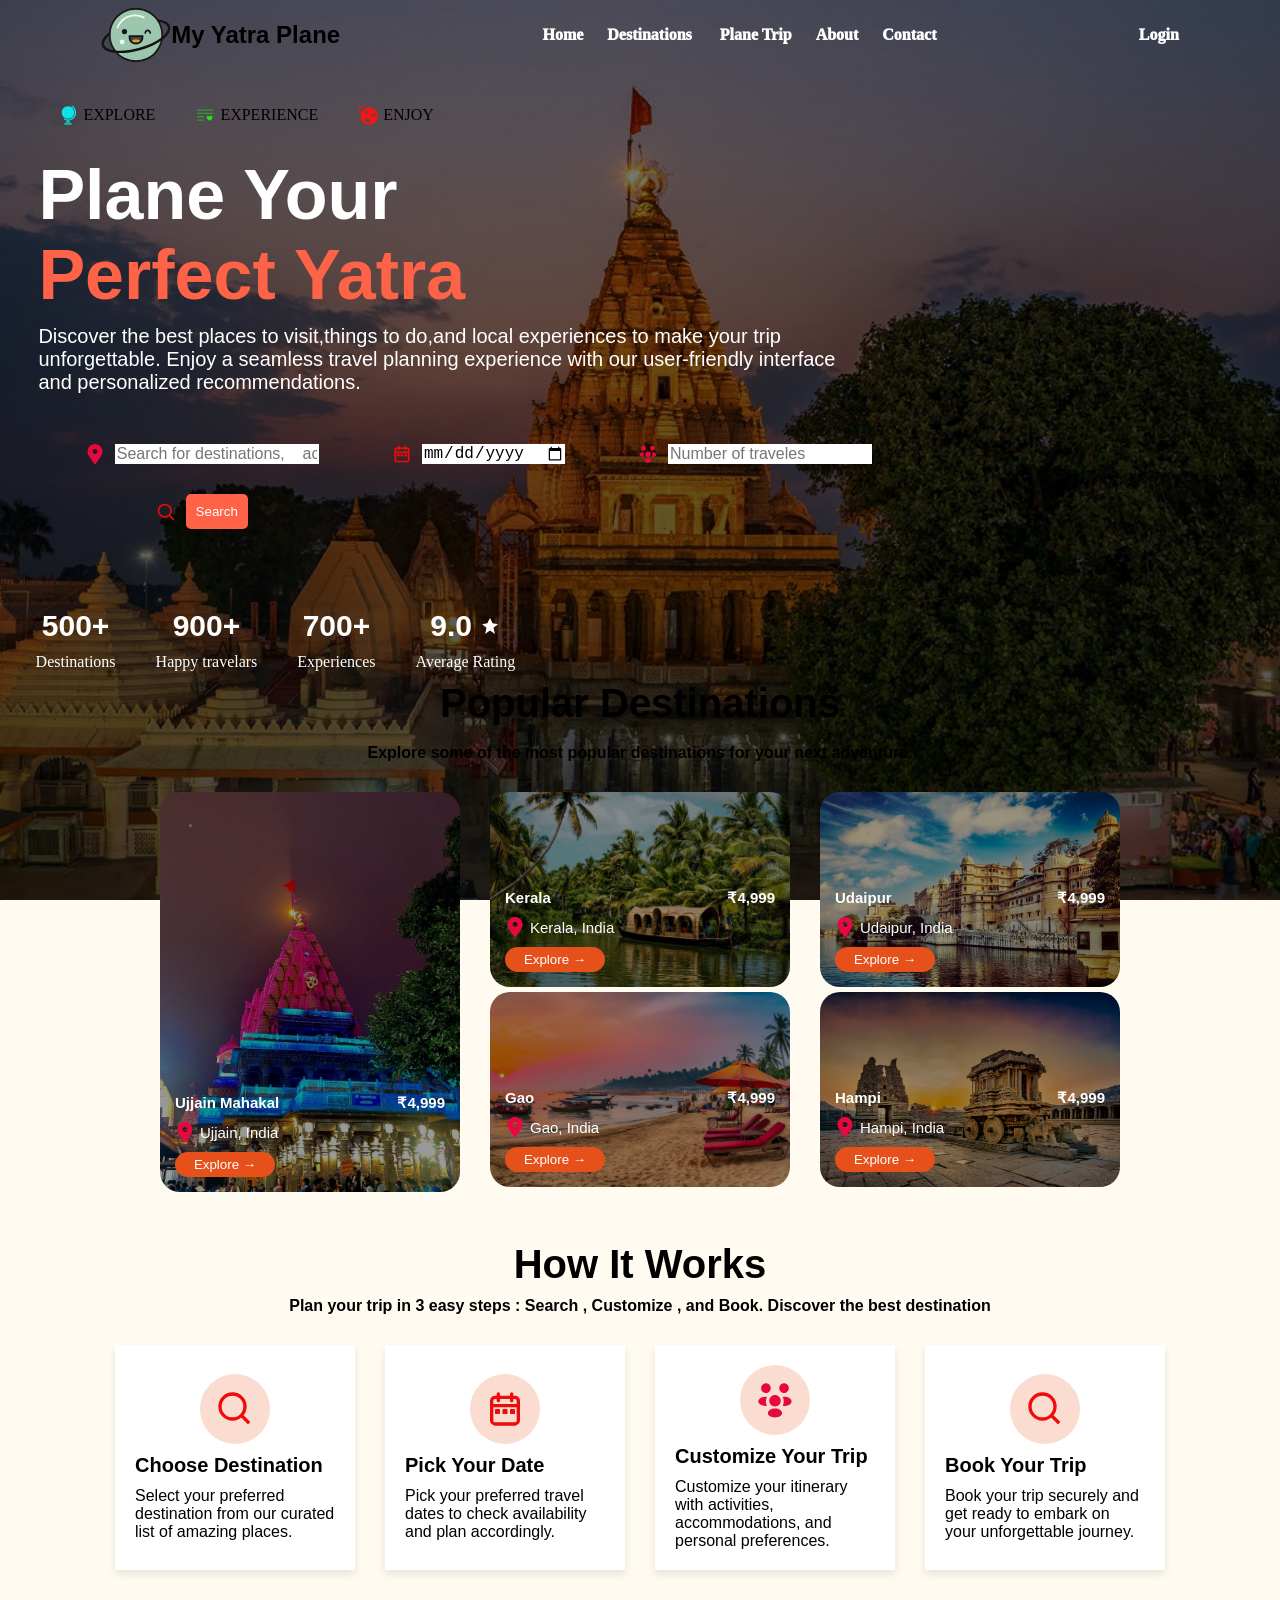
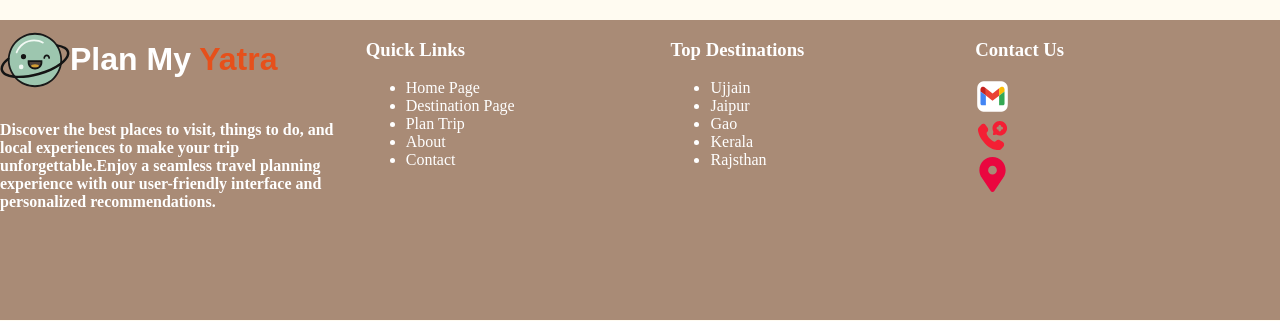
<file: index.html>
<!DOCTYPE html>
<html>

<head>
  <title>Home</title>
  <link rel="stylesheet" href="./css/style.css">
  <link rel="stylesheet" href="./css/home.css">
  <link rel="stylesheet" href="./css/navbar.css">
  <link rel="stylesheet" href="./css/footer.css">
  <link rel="stylesheet" href="./css/destinations.css">

</head>

<body>
  <div class="main-hero-seation">

    <!-- navbaar -->
    <div class="main-container">
      <div class="img-container">
        <img src="./images/main-logo.svg" alt="" class="main-logo-img" height="70px" />
        <h2 class="website-name">My <span>Yatra</span> Plane</h2>
      </div>

      <div cla ss="nav-menu">
        <a href="./index.html" class="menu">Home</a>&nbsp;&nbsp;&nbsp;&nbsp;&nbsp;
        <a href="./pages/destinations.html" class="menu">Destinations</a>&nbsp;&nbsp;
        &nbsp;&nbsp;&nbsp;
        <a href="./pages/plane_trip.html" class="menu">Plane Trip</a>&nbsp;&nbsp;&nbsp;&nbsp;&nbsp;
        <a href="./pages/about.html" class="menu">About</a>&nbsp;&nbsp;&nbsp;&nbsp;&nbsp;
        <a href="./pages/contact.html" class="menu">Contact</a>
      </div>

      <div class="nav-menu">
        <a href="./pages/login.html" class="menu">Login</a>
        
      </div>

    </div>
     <!-- main-content -->
    <div class="main-content">
      <div class="highlighted-main-content">
        <span class="highlighted-text"><img src="./images/explore.svg" height="20px" alt="Explore Icon" />EXPLORE</span>
        <span class="highlighted-text"><img src="./images/experience.svg" height="20px" alt="Experience Icon" />
          EXPERIENCE</span>
        <span class="highlighted-text"><img src="./images/enjoy.svg" height="20px" alt="Enjoy Icon" />
          ENJOY</span>
      </div>

      <div class="sub-content">
        <span class="heading-1">Plane Your </span>
        </br>
        Perfect Yatra
      </div>
    </div>

    <div class="main-info">
      Discover the best places to visit,things to do,and local experiences to make
      your trip unforgettable.
      Enjoy a seamless travel planning experience with our user-friendly interface
      and personalized recommendations.
    </div>

    <div class="destination-container">

      <div class="destination-container-items">
        <img src="./images/location.svg" height="20px" alt="location" />
        <input class="destination-input" type="text" placeholder="Search for destinations,
    activities,or experience" />
      </div>

      <div class="destination-container-items">
        <img src="./images/date.svg" height="20px" alt="calander" />
        <input class="destination-input" type="date" />
      </div>

      <div class="destination-container-items">
        <img src="./images/people.svg" height="20px" alt="people" />
        <input class="destination-input" type="number" placeholder="Number of traveles" />
      </div>

      <div class="destination-container-items">
        <img src="./images/search.svg" height="20px" alt="search" />
        <button class="btn-search">Search</button>
      </div>
    </div>

    <div class="recommendations">
      <div class="recommendations-items">
        <span class="recommendations-count">500+</span>
        <span>Destinations</span>
      </div>

      <div class="recommendations-items">
        <span class="recommendations-count">900+</span>
        <span>Happy travelars</span>
      </div>

      <div class="recommendations-items">
        <span class="recommendations-count">700+</span>
        <span>Experiences</span>
      </div>

      <div class="recommendations-items">
        <span class="recommendations-count">9.0
          <img src="./images/star.svg" height="20px" alt="star" />
        </span>
        <span>Average Rating</span>
      </div>
    </div>
    <!-- Destination section -->
      <div class="destinations-section">
        <span class="destinations-section-heading">Popular Destinations</span>
        <br />
        <span
          >Explore some of the most popular destinations for your next
          adventure.</span
        >

     <div class="destinations-section-container">
          <div class="destinations-section-items-1">
            <div class="card-info">
              <div class="card-top-info">
                <span class="card-name">Ujjain Mahakal</span>
                <span class="card-prize">₹4,999</span>
              </div>
          <div class="card-bottom-info">
                <img src="./images/location.svg" alt="Location" height="20px" />
                <span>Ujjain, India</span>
              </div>
              <button class="btn-book">Explore →</button>
            </div>
          </div>

          <div class="destinations-section-items-2">
            <div class="destinations-section-items-2-sub-1">
              <div class="card-info">
                <div class="card-top-info">
                  <span class="card-name">Kerala</span>
                  <span class="card-prize">₹4,999</span>
                </div>
                <div class="card-bottom-info">
                  <img
                    src="./images/location.svg"
                    alt="Location"
                    height="20px"
                  />
                  <span>Kerala, India</span>
                </div>
                <button class="btn-book">Explore →</button>
              </div>
            </div>

            <div class="destinations-section-items-2-sub-2">
              <div class="card-info">
                <div class="card-top-info">
                  <span class="card-name">Gao</span>
                  <span class="card-prize">₹4,999</span>
                </div>
                <div class="card-bottom-info">
                  <img
                    src="./images/location.svg"
                    alt="Location"
                    height="20px"
                  />
                  <span>Gao, India</span>
                </div>
                <button class="btn-book">Explore →</button>
              </div>
            </div>
          </div>

          <div class="destination-container-items-3">
            <div class="destinations-section-items-3-sub-1">
              <div class="card-info">
                <div class="card-top-info">
                  <span class="card-name">Udaipur</span>
                  <span class="card-prize">₹4,999</span>
                </div>
                <div class="card-bottom-info">
                  <img
                    src="./images/location.svg"
                    alt="Location"
                    height="20px"
                  />
                  <span>Udaipur, India</span>
                </div>
                <button class="btn-book">Explore →</button>
              </div>
            </div>
            <div class="destinations-section-items-3-sub-2">
              <div class="card-info">
                <div class="card-top-info">
                  <span class="card-name">Hampi</span>
                  <span class="card-prize">₹4,999</span>
                </div>
                <div class="card-bottom-info">
                  <img
                    src="./images/location.svg"
                    alt="Location"
                    height="20px"
                  />
                  <span>Hampi, India</span>
                </div>
                <button class="btn-book">Explore →</button>
              </div>
            </div>
          </div>
        </div>
      </div>

      <!-- how its work section -->
      <div class="work-section-container">
        <span class="work-section-heading">How It Works</span>
        <span class="work-section-description"
          >Plan your trip in 3 easy steps : Search , Customize , and Book.
          Discover the best destination</span
        >

        <div class="work-section-card-container">
          <div class="work-section-card-container-item">
            <div class="work-section-card">
              <img
                src="./images/search.svg"
                alt="Search"
                height="40px"
                class="work-section-img"
              />
            </div>
            <span class="work-card-heading">Choose Destination</span>
            <span
              >Select your preferred destination from our curated list of
              amazing places.</span
            >
          </div>

          <div class="work-section-card-container-item">
            <div class="work-section-card">
              <img
                src="./images/date.svg"
                alt="Search"
                height="40px"
                class="work-section-img"
              />
            </div>
            <span class="work-card-heading">Pick Your Date</span>
            <span
              >Pick your preferred travel dates to check availability and plan
              accordingly.</span
            >
          </div>

          <div class="work-section-card-container-item">
            <div class="work-section-card">
              <img
                src="./images/people.svg"
                alt="Search"
                height="40px"
                class="work-section-img"
              />
            </div>
            <span class="work-card-heading">Customize Your Trip</span>
            <span
              >Customize your itinerary with activities, accommodations, and
              personal preferences.</span
            >
          </div>

          <div class="work-section-card-container-item">
            <div class="work-section-card">
              <img
                src="./images/search.svg"
                alt="Search"
                height="40px"
                class="work-section-img"
              />
            </div>
            <span class="work-card-heading">Book Your Trip</span>
            <span
              >Book your trip securely and get ready to embark on your
              unforgettable journey.</span>
          </div>
        </div>
      </div>

      <!-- footer -->

      <!-- main logo n heading -->
       <div class="footer-main-container">
          <div class="footer-menu-container">

        <div class="footer-child-item-1">
              <div class="img-container">
               <img
               src="./images/main-logo.svg"
                alt="main-logo" height="70px"
               class="main-logo-img" />
          <h1 class="website-name">
            Plan My <span style="color: #e6501b">Yatra</span> </h1>
        </div>
        <h4>Discover the best places to visit, things to do, and local experiences
          to make your trip unforgettable.Enjoy a seamless travel planning
          experience with our user-friendly interface and personalized
          recommendations.</h4>
          </div>

          <!-- quick links -->
          <div class="footer-child-item">
            <h3>Quick Links</h3>
            <ul>
              <li><a class="footer-links" href="./index.html">Home Page</a></li>
              <li><a class="footer-links" href="./pages/destination.html">Destination Page</a></li>
              <li><a class="footer-links" href="./pages/plan_trip.html">Plan Trip</a></li>
              <li><a class="footer-links" href="./pages/about.html">About</a></li>
              <li><a class="footer-links" href="./pages/contact.html">Contact</a></li>

            </ul>
          </div>

          <div class="footer-child-item">
            <h3>Top Destinations</h3>
              <ul>
              <li><a class="footer-links" href="#">Ujjain</a></li>
              <li><a class="footer-links" href="#">Jaipur</a></li>
              <li><a class="footer-links" href="#">Gao</a></li>
              <li><a class="footer-links" href="#">Kerala</a></li>
              <li><a class="footer-links" href="#">Rajsthan</a></li>
              </ul>
          </div>

          <div class="footer-child-item">
            <h3>Contact Us</h3>
           <div class="email-box">
            <a class="footer-links" href="mailto:vishakhamokate2005@gmail.com">
           <img src="./images/gmail.svg" alt="logo" width="35px">
    </a>
</div>
           <div class="email-box">
            <a class="footer-links" href="tel:+919527283794">
           <img src="./images/call.svg" alt="logo" width="35px">
    </a>
</div>
                    <div class="email-box">
            <a class="footer-links" href="">
           <img src="./images/location.svg" alt="logo" width="35px">
    </a>
</div>
           

          </div>

       </div>
  
 



</body>

</html>
</file>
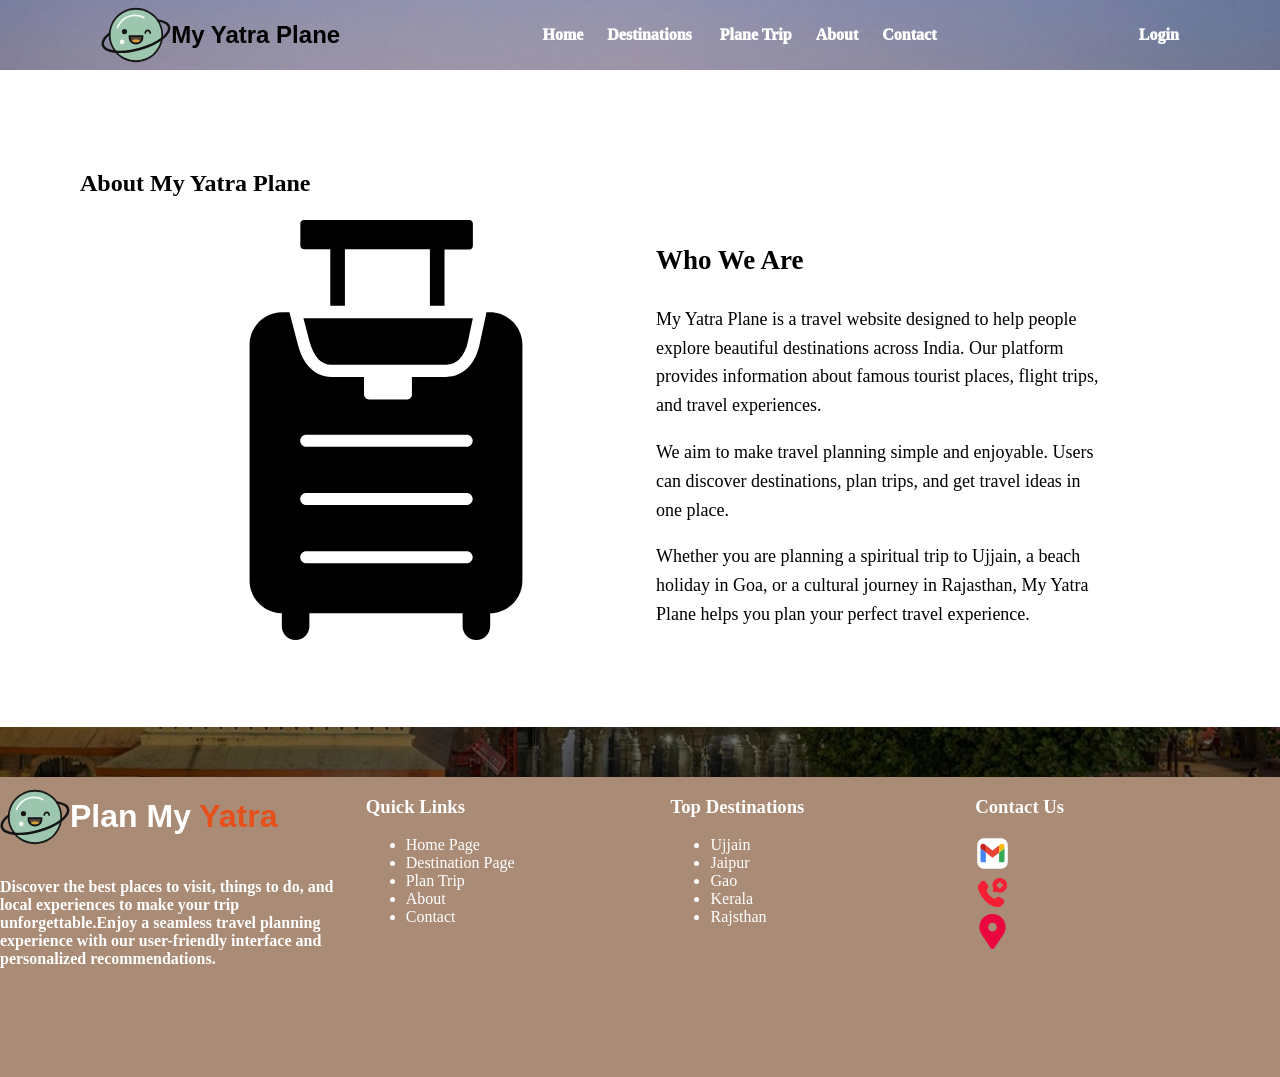
<file: pages/about.html>
<!DOCTYPE html>
<html>

<head>
  <title>Home</title>
  <link rel="stylesheet" href="./../css/style.css">
  <link rel="stylesheet" href="./../css/home.css">
  <link rel="stylesheet" href="./../css/navbar.css">
  <link rel="stylesheet" href="./../css/footer.css">
  <link rel="stylesheet" href="./../css/about.css">

</head>

<body>
       <div class="main-hero-seation">

    <!-- navbaar -->
    <div class="main-container">
      <div class="img-container">
        <img src="./../images/main-logo.svg" alt="" class="main-logo-img" height="70px" />
        <h2 class="website-name">My <span>Yatra</span> Plane</h2>
      </div>

      <div cla ss="nav-menu">
        <a href="./../index.html" class="menu">Home</a>&nbsp;&nbsp;&nbsp;&nbsp;&nbsp;
        <a href="./../pages/destinations.html" class="menu">Destinations</a>&nbsp;&nbsp;
        &nbsp;&nbsp;&nbsp;
        <a href="./../pages/plane_trip.html" class="menu">Plane Trip</a>&nbsp;&nbsp;&nbsp;&nbsp;&nbsp;
        <a href="./../pages/about.html" class="menu">About</a>&nbsp;&nbsp;&nbsp;&nbsp;&nbsp;
        <a href="./../pages/contact.html" class="menu">Contact</a>
      </div>

      <div class="nav-menu">
        <a href="./../pages/login.html" class="menu">Login</a>
      
      </div>

    </div>


    <section class="about-section">

<h1 class="about-title">About My Yatra Plane</h1>

<div class="about-container">

<div class="about-image">
<img src="./../images/travel.svg" alt="travel">
</div>

<div class="about-text">

<h2>Who We Are</h2>

<p>
My Yatra Plane is a travel website designed to help people explore
beautiful destinations across India. Our platform provides
information about famous tourist places, flight trips,
and travel experiences.
</p>

<p>
We aim to make travel planning simple and enjoyable.
Users can discover destinations, plan trips, and
get travel ideas in one place.
</p>

<p>
Whether you are planning a spiritual trip to Ujjain,
a beach holiday in Goa, or a cultural journey in Rajasthan,
My Yatra Plane helps you plan your perfect travel experience.
</p>

</div>

</div>

</section>


    


    <!-- footer -->

      <!-- main logo n heading -->
       <div class="footer-main-container">
          <div class="footer-menu-container">

        <div class="footer-child-item-1">
              <div class="img-container">
               <img
               src="./../images/main-logo.svg"
                alt="main-logo" height="70px"
               class="main-logo-img" />
          <h1 class="website-name">
            Plan My <span style="color: #e6501b">Yatra</span> </h1>
        </div>
        <h4>Discover the best places to visit, things to do, and local experiences
          to make your trip unforgettable.Enjoy a seamless travel planning
          experience with our user-friendly interface and personalized
          recommendations.</h4>
          </div>

          <!-- quick links -->
          <div class="footer-child-item">
            <h3>Quick Links</h3>
            <ul>
              <li><a class="footer-links" href="./../index.html">Home Page</a></li>
              <li><a class="footer-links" href="./../pages/destination.html">Destination Page</a></li>
              <li><a class="footer-links" href="./../pages/plan_trip.html">Plan Trip</a></li>
              <li><a class="footer-links" href="./../pages/about.html">About</a></li>
              <li><a class="footer-links" href="./../pages/contact.html">Contact</a></li>

            </ul>
          </div>

          <div class="footer-child-item">
            <h3>Top Destinations</h3>
              <ul>
              <li><a class="footer-links" href="#">Ujjain</a></li>
              <li><a class="footer-links" href="#">Jaipur</a></li>
              <li><a class="footer-links" href="#">Gao</a></li>
              <li><a class="footer-links" href="#">Kerala</a></li>
              <li><a class="footer-links" href="#">Rajsthan</a></li>
              </ul>
          </div>

          <div class="footer-child-item">
            <h3>Contact Us</h3>
           <div class="email-box">
            <a class="footer-links" href="mailto:vishakhamokate2005@gmail.com">
           <img src="./../images/gmail.svg" alt="logo" width="35px">
    </a>
</div>
           <div class="email-box">
            <a class="footer-links" href="tel:+919527283794">
           <img src="./../images/call.svg" alt="logo" width="35px">
    </a>
</div>
                    <div class="email-box">
            <a class="footer-links" href="">
           <img src="./../images/location.svg" alt="logo" width="35px">
    </a>
</div>
           

          </div>

       </div>
  
 



</body>

</html>
</file>
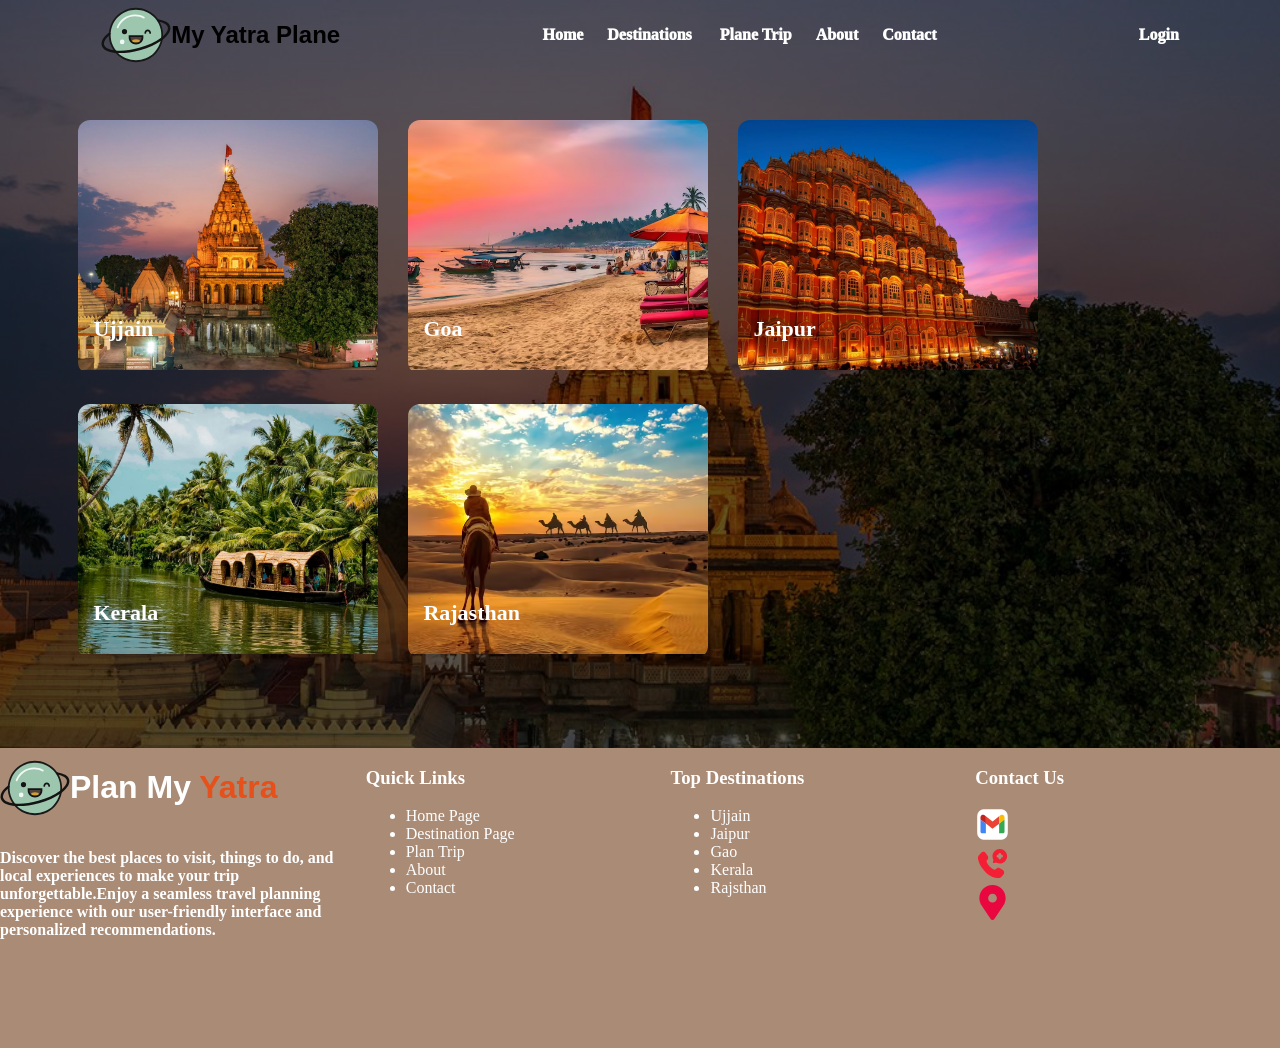
<file: pages/destinations.html>
<!DOCTYPE html>
<html>

<head>
  <title>Home</title>
  <link rel="stylesheet" href="./../css/style.css">
  <link rel="stylesheet" href="./../css/home.css">
  <link rel="stylesheet" href="./../css/navbar.css">
  <link rel="stylesheet" href="./../css/footer.css">
  <link rel="stylesheet" href="./../css/destinations.css">

</head>

<body>
       <div class="main-hero-seation">

    <!-- navbaar -->
    <div class="main-container">
      <div class="img-container">
        <img src="./../images/main-logo.svg" alt="" class="main-logo-img" height="70px" />
        <h2 class="website-name">My <span>Yatra</span> Plane</h2>
      </div>

      <div cla ss="nav-menu">
        <a href="./../index.html" class="menu">Home</a>&nbsp;&nbsp;&nbsp;&nbsp;&nbsp;
        <a href="./../pages/destinations.html" class="menu">Destinations</a>&nbsp;&nbsp;
        &nbsp;&nbsp;&nbsp;
        <a href="./../pages/plane_trip.html" class="menu">Plane Trip</a>&nbsp;&nbsp;&nbsp;&nbsp;&nbsp;
        <a href="./../pages/about.html" class="menu">About</a>&nbsp;&nbsp;&nbsp;&nbsp;&nbsp;
        <a href="./../pages/contact.html" class="menu">Contact</a>
      </div>

      <div class="nav-menu">
        <a href="./../pages/login.html" class="menu">Login</a>
        
      </div>

    </div>



<section class="destination-container">

<div class="destination-card">
<img src="./../images/ujjain.jpg">
<h3>Ujjain</h3>
</div>

<div class="destination-card">
<img src="./../images/goa.avif">
<h3>Goa</h3>
</div>

<div class="destination-card">
<img src="./../images/jaipur copy.jpg">
<h3>Jaipur</h3>
</div>

<div class="destination-card">
<img src="./../images/kerala.avif">
<h3>Kerala</h3>
</div>

<div class="destination-card">
<img src="./../images/rajstan.avif">
<h3>Rajasthan</h3>
</div>

</section>

     



    
           
   

    <!-- footer -->

      <!-- main logo n heading -->
       <div class="footer-main-container">
          <div class="footer-menu-container">

        <div class="footer-child-item-1">
              <div class="img-container">
               <img
               src="./../images/main-logo.svg"
                alt="main-logo" height="70px"
               class="main-logo-img" />
          <h1 class="website-name">
            Plan My <span style="color: #e6501b">Yatra</span> </h1>
        </div>
        <h4>Discover the best places to visit, things to do, and local experiences
          to make your trip unforgettable.Enjoy a seamless travel planning
          experience with our user-friendly interface and personalized
          recommendations.</h4>
          </div>

          <!-- quick links -->
          <div class="footer-child-item">
            <h3>Quick Links</h3>
            <ul>
              <li><a class="footer-links" href="./../index.html">Home Page</a></li>
              <li><a class="footer-links" href="./../pages/destination.html">Destination Page</a></li>
              <li><a class="footer-links" href="./../pages/plan_trip.html">Plan Trip</a></li>
              <li><a class="footer-links" href="./../pages/about.html">About</a></li>
              <li><a class="footer-links" href="./../pages/contact.html">Contact</a></li>

            </ul>
          </div>

          <div class="footer-child-item">
            <h3>Top Destinations</h3>
              <ul>
              <li><a class="footer-links" href="#">Ujjain</a></li>
              <li><a class="footer-links" href="#">Jaipur</a></li>
              <li><a class="footer-links" href="#">Gao</a></li>
              <li><a class="footer-links" href="#">Kerala</a></li>
              <li><a class="footer-links" href="#">Rajsthan</a></li>
              </ul>
          </div>

          <div class="footer-child-item">
            <h3>Contact Us</h3>
           <div class="email-box">
            <a class="footer-links" href="mailto:vishakhamokate2005@gmail.com">
           <img src="./../images/gmail.svg" alt="logo" width="35px">
    </a>
</div>
           <div class="email-box">
            <a class="footer-links" href="tel:+919527283794">
           <img src="./../images/call.svg" alt="logo" width="35px">
    </a>
</div>
                    <div class="email-box">
            <a class="footer-links" href="">
           <img src="./../images/location.svg" alt="logo" width="35px">
    </a>
</div>
           

          </div>

       </div>
  
 



</body>

</html>
</file>
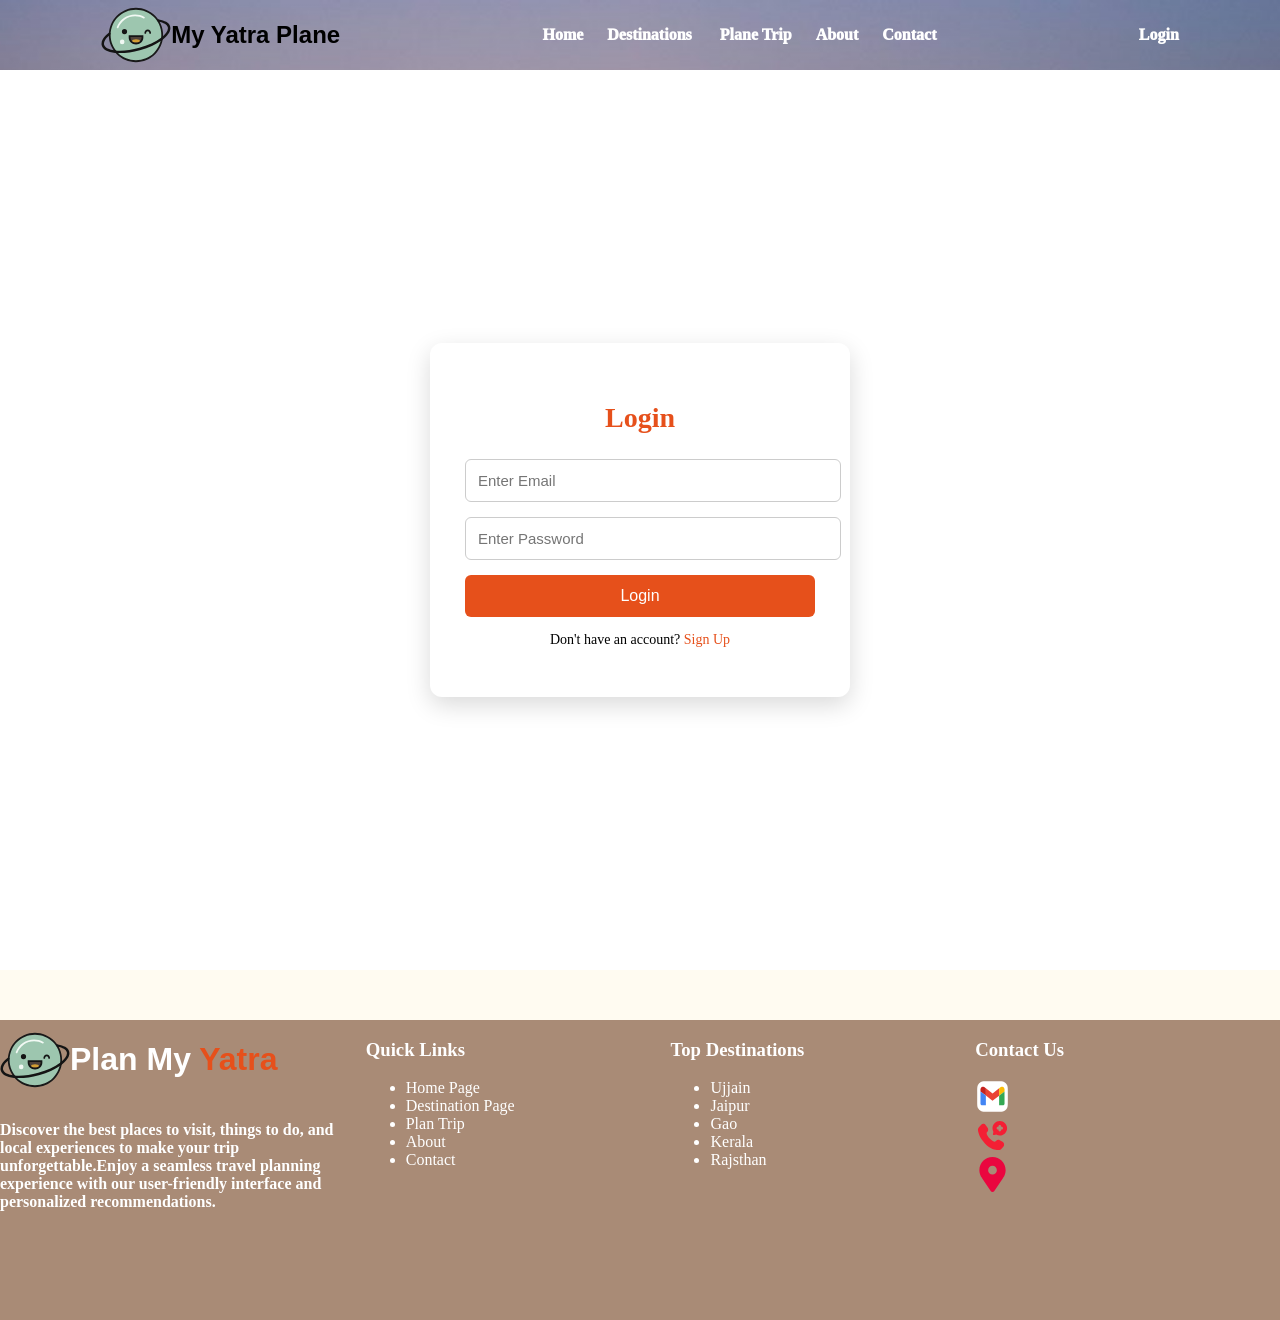
<file: pages/login.html>
<!DOCTYPE html>
<html>

<head>
  <title>Home</title>
  <link rel="stylesheet" href="./../css/style.css">
  <link rel="stylesheet" href="./../css/home.css">
  <link rel="stylesheet" href="./../css/navbar.css">
  <link rel="stylesheet" href="./../css/footer.css">
  <link rel="stylesheet" href="./../css/login.css">

</head>

<body>
       <div class="main-hero-seation">

    <!-- navbaar -->
    <div class="main-container">
      <div class="img-container">
        <img src="./../images/main-logo.svg" alt="" class="main-logo-img" height="70px" />
        <h2 class="website-name">My <span>Yatra</span> Plane</h2>
      </div>

      <div cla ss="nav-menu">
        <a href="./../index.html" class="menu">Home</a>&nbsp;&nbsp;&nbsp;&nbsp;&nbsp;
        <a href="./../pages/destinations.html" class="menu">Destinations</a>&nbsp;&nbsp;
        &nbsp;&nbsp;&nbsp;
        <a href="./../pages/plane_trip.html" class="menu">Plane Trip</a>&nbsp;&nbsp;&nbsp;&nbsp;&nbsp;
        <a href="./../pages/about.html" class="menu">About</a>&nbsp;&nbsp;&nbsp;&nbsp;&nbsp;
        <a href="./../pages/contact.html" class="menu">Contact</a>
      </div>

      <div class="nav-menu">
        <a href="./../pages/login.html" class="menu">Login</a>
      
      </div>

    </div>

<section class="login-section">

<div class="login-box">

<h2 class="login-title">Login</h2>

<form>

<div class="input-group">
<input type="email" placeholder="Enter Email" required>
</div>

<div class="input-group">
<input type="password" placeholder="Enter Password" required>
</div>

<button class="login-btn">Login</button>

<p class="signup-text">
Don't have an account? <a href="#">Sign Up</a>
</p>

</form>

</div>

</section>
  
 <!-- footer -->

      <!-- main logo n heading -->
       <div class="footer-main-container">
          <div class="footer-menu-container">

        <div class="footer-child-item-1">
              <div class="img-container">
               <img
               src="./../images/main-logo.svg"
                alt="main-logo" height="70px"
               class="main-logo-img" />
          <h1 class="website-name">
            Plan My <span style="color: #e6501b">Yatra</span> </h1>
        </div>
        <h4>Discover the best places to visit, things to do, and local experiences
          to make your trip unforgettable.Enjoy a seamless travel planning
          experience with our user-friendly interface and personalized
          recommendations.</h4>
          </div>

          <!-- quick links -->
          <div class="footer-child-item">
            <h3>Quick Links</h3>
            <ul>
              <li><a class="footer-links" href="./../index.html">Home Page</a></li>
              <li><a class="footer-links" href="./../pages/destination.html">Destination Page</a></li>
              <li><a class="footer-links" href="./../pages/plan_trip.html">Plan Trip</a></li>
              <li><a class="footer-links" href="./../pages/about.html">About</a></li>
              <li><a class="footer-links" href="./../pages/contact.html">Contact</a></li>

            </ul>
          </div>

          <div class="footer-child-item">
            <h3>Top Destinations</h3>
              <ul>
              <li><a class="footer-links" href="#">Ujjain</a></li>
              <li><a class="footer-links" href="#">Jaipur</a></li>
              <li><a class="footer-links" href="#">Gao</a></li>
              <li><a class="footer-links" href="#">Kerala</a></li>
              <li><a class="footer-links" href="#">Rajsthan</a></li>
              </ul>
          </div>

          <div class="footer-child-item">
            <h3>Contact Us</h3>
           <div class="email-box">
            <a class="footer-links" href="mailto:vishakhamokate2005@gmail.com">
           <img src="./../images/gmail.svg" alt="logo" width="35px">
    </a>
</div>
           <div class="email-box">
            <a class="footer-links" href="tel:+919527283794">
           <img src="./../images/call.svg" alt="logo" width="35px">
    </a>
</div>
                    <div class="email-box">
            <a class="footer-links" href="">
           <img src="./../images/location.svg" alt="logo" width="35px">
    </a>
</div>
           

          </div>

       </div>
  
 



</body>

</html>
</file>
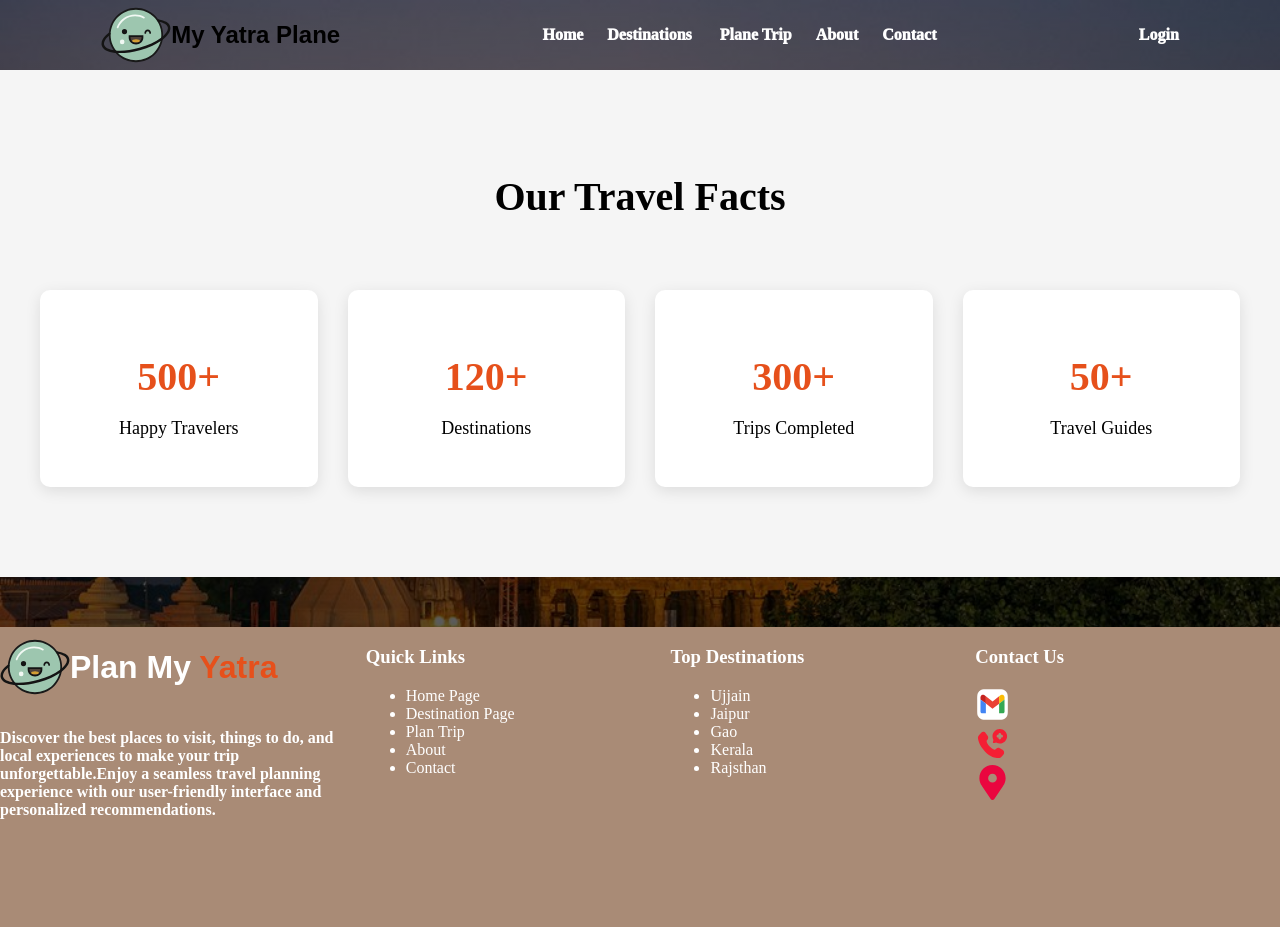
<file: pages/plane_trip.html>
<!DOCTYPE html>
<html>

<head>
  <title>Home</title>
  <link rel="stylesheet" href="./../css/style.css">
  <link rel="stylesheet" href="./../css/home.css">
  <link rel="stylesheet" href="./../css/navbar.css">
  <link rel="stylesheet" href="./../css/footer.css">
  <link rel="stylesheet" href="./../css/plane_trip.css">

</head>

<body>
       <div class="main-hero-seation">

    <!-- navbaar -->
    <div class="main-container">
      <div class="img-container">
        <img src="./../images/main-logo.svg" alt="" class="main-logo-img" height="70px" />
        <h2 class="website-name">My <span>Yatra</span> Plane</h2>
      </div>

      <div cla ss="nav-menu">
        <a href="./../index.html" class="menu">Home</a>&nbsp;&nbsp;&nbsp;&nbsp;&nbsp;
        <a href="./../pages/destinations.html" class="menu">Destinations</a>&nbsp;&nbsp;
        &nbsp;&nbsp;&nbsp;
        <a href="./../pages/plane_trip.html" class="menu">Plane Trip</a>&nbsp;&nbsp;&nbsp;&nbsp;&nbsp;
        <a href="./../pages/about.html" class="menu">About</a>&nbsp;&nbsp;&nbsp;&nbsp;&nbsp;
        <a href="./../pages/contact.html" class="menu">Contact</a>
      </div>

      <div class="nav-menu">
        <a href="./../pages/login.html" class="menu">Login</a>
    
      </div>

    </div>


    <section class="facts-section">

<h2 class="facts-title">Our Travel Facts</h2>

<div class="facts-container">

<div class="fact-card">
<h1>500+</h1>
<p>Happy Travelers</p>
</div>

<div class="fact-card">
<h1>120+</h1>
<p>Destinations</p>
</div>

<div class="fact-card">
<h1>300+</h1>
<p>Trips Completed</p>
</div>

<div class="fact-card">
<h1>50+</h1>
<p>Travel Guides</p>
</div>

</div>

</section>




<!-- footer -->

      <!-- main logo n heading -->
       <div class="footer-main-container">
          <div class="footer-menu-container">

        <div class="footer-child-item-1">
              <div class="img-container">
               <img
               src="./../images/main-logo.svg"
                alt="main-logo" height="70px"
               class="main-logo-img" />
          <h1 class="website-name">
            Plan My <span style="color: #e6501b">Yatra</span> </h1>
        </div>
        <h4>Discover the best places to visit, things to do, and local experiences
          to make your trip unforgettable.Enjoy a seamless travel planning
          experience with our user-friendly interface and personalized
          recommendations.</h4>
          </div>

          <!-- quick links -->
          <div class="footer-child-item">
            <h3>Quick Links</h3>
            <ul>
              <li><a class="footer-links" href="./../index.html">Home Page</a></li>
              <li><a class="footer-links" href="./../pages/destination.html">Destination Page</a></li>
              <li><a class="footer-links" href="./../pages/plan_trip.html">Plan Trip</a></li>
              <li><a class="footer-links" href="./../pages/about.html">About</a></li>
              <li><a class="footer-links" href="./../pages/contact.html">Contact</a></li>

            </ul>
          </div>

          <div class="footer-child-item">
            <h3>Top Destinations</h3>
              <ul>
              <li><a class="footer-links" href="#">Ujjain</a></li>
              <li><a class="footer-links" href="#">Jaipur</a></li>
              <li><a class="footer-links" href="#">Gao</a></li>
              <li><a class="footer-links" href="#">Kerala</a></li>
              <li><a class="footer-links" href="#">Rajsthan</a></li>
              </ul>
          </div>

          <div class="footer-child-item">
            <h3>Contact Us</h3>
           <div class="email-box">
            <a class="footer-links" href="mailto:vishakhamokate2005@gmail.com">
           <img src="./../images/gmail.svg" alt="logo" width="35px">
    </a>
</div>
           <div class="email-box">
            <a class="footer-links" href="tel:+919527283794">
           <img src="./../images/call.svg" alt="logo" width="35px">
    </a>
</div>
                    <div class="email-box">
            <a class="footer-links" href="">
           <img src="./../images/location.svg" alt="logo" width="35px">
    </a>
</div>
           

          </div>

       </div>
  
 



</body>

</html>
</file>
<file: css/style.css>
body{
  background-color: #FFFBF1;  
  padding: 0;
  margin: 0;
}
</file>
<file: css/home.css>
.main-hero-seation {
background-image: linear-gradient(rgba(0, 0, 0, 0.1), rgba(0, 0, 0, 0.7)),
        url(./../images    /ujjain.jpg);
    background-size: cover;
    background-position: center;
    height: 100vh;

}
.main-content{
    margin-left: 3%;
    margin-top: 35px;

}

.highlighted-main-content {
    color: black;
    display: flex;
    flex-direction: row;
    margin-bottom: 30px;
}
.highlighted-text{
    padding-right: 20px;
    display: flex;
    align-items: center;
    flex-direction: row;
    padding-left: 20px;
    gap: 5px;
}

.sub-content {
    font-size: 70px;
    font-family: 'Trebuchet MS', 'Lucida Sans Unicode',
        'Lucida Grande', 'Lucida Sans', Arial, sans-serif;
    color: tomato;
    font-weight: 900;
    margin-bottom: 10px;
    
}

.heading-1 {
    color: white;
}
.main-info{
    color: white;
    font-family: 'Trebuchet MS', 'Lucida Sans Unicode', 'Lucida Grande', 
    'Lucida Sans', Arial, sans-serif;
    font-size: 20px;
    margin-left: 3%;
    width: 800px;
}

.destination-container{
    display: flex;
    flex-direction: row;
    justify-content: space-evenly;
    gap: 10px;
    margin-top:10px;
    background-color: white;
    padding: 10px;
    width: 800px;
    border-radius: 30px;
    margin-left: 3%;
}
.destination-container-items{
    display: flex;
    flex-direction: row;
    align-items: center;
    gap: 10px;
}
.destination-input{
    border: none;
    outline: none;
    font-size: 16px;
}
.btn-search{
    background-color: tomato;
    color: white;
    border: none;
    padding: 10px 10px;
    border-radius: 5px;
    cursor: pointer;
}
.recommendations {
    margin-top: 30px;
    color: white;
    display: flex;
    flex-direction: row;
    align-items: center;
    gap: 30px;
    margin-left: 2%;
}

.recommendations-items {
    display: flex;
    flex-direction: column;
    align-items: center;
    gap: 10px;
    margin-top: 10px;
    margin-left: 10px;
}

.recommendations-count {
    font-size: 30px;
    font-weight: 700;
    font-family: 'Trebuchet MS', 'Lucida Sans Unicode', 'Lucida Grande', 'Lucida Sans', Arial, sans-serif;
}
.destinations-section {
    display: flex;
    flex-direction: column;
    align-items: center;
    margin-top: 10px;
    font-weight: 700;
    font-family: 'Trebuchet MS', 'Lucida Sans Unicode', 'Lucida Grande', 'Lucida Sans', Arial, sans-serif;
}

.destinations-section-heading {
    font-size: 40px;
}

.destinations-section-container {
    display: flex;
    flex-direction: row;
    gap: 30px;
    margin-top: 30px;
}

.destinations-section-items-1 {
    background-image: linear-gradient(rgba(0, 0, 0, 0.4), rgba(0, 0, 0, 0.4)), url(./../images/ujjain-mahakal.jpg);
    background-size: cover;
    background-position: center;
    width: 300px;
    height: 400px;
    border-radius: 20px;
    display: flex;
    flex-direction: column;
    justify-content: flex-end;
}

.card-info {
    /* width: 100%; */
    padding: 15px;
    display: flex;
    flex-direction: column;
    gap: 10px;
}

.card-top-info {
    display: flex;
    flex-direction: row;
    gap: 10px;
    justify-content: space-between;
}

.card-name {
    color: white;
    font-size: 15px;
    font-weight: 700;
}

.card-prize {
    color: white;
    font-size: 15px;
    font-weight: 700;
    /* padding-right: 30px; */
}

.card-bottom-info {
    color: white;
    font-size: 15px;
    display: flex;
    align-items: center;
    gap: 5px;
    font-weight: 400;
}

.btn-book {
    background-color: #E6501B;
    color: white;
    border: none;
    cursor: pointer;
    padding: 5px 15px;
    width: 100px;
    border-radius: 20px;
}

.destinations-section-items-2 {
    display: flex;
    flex-direction: column;
    gap: 5px;

}

.destinations-section-items-2-sub-1 {
    background-image: linear-gradient(rgba(0, 0, 0, 0.4), rgba(0, 0, 0, 0.4)), url(./../images/kerala.avif);
    background-size: cover;
    background-position: center;
    width: 300px;
    height: 195px;
    border-radius: 20px;
    display: flex;
    flex-direction: column;
    justify-content: flex-end;
}

.destinations-section-items-2-sub-2 {
    background-image: linear-gradient(rgba(0, 0, 0, 0.4), rgba(0, 0, 0, 0.4)), url(./../images/goa.avif);
    background-size: cover;
    background-position: center;
    width: 300px;
    height: 195px;
    border-radius: 20px;
    display: flex;
    flex-direction: column;
    justify-content: flex-end;
}

.destination-container-items-3 {
    display: flex;
    flex-direction: column;
    gap: 5px;
}

.destinations-section-items-3-sub-1 {
    background-image: linear-gradient(rgba(0, 0, 0, 0.4), rgba(0, 0, 0, 0.4)), url(./../images/udaipur.webp);
    background-size: cover;
    background-position: center;
    width: 300px;
    height: 195px;
    border-radius: 20px;
    display: flex;
    flex-direction: column;
    justify-content: flex-end;
}

.destinations-section-items-3-sub-2 {
    background-image: linear-gradient(rgba(0, 0, 0, 0.4), rgba(0, 0, 0, 0.4)), url(./../images/hampi.jpg);
    background-size: cover;
    background-position: center;
    width: 300px;
    height: 195px;
    border-radius: 20px;
    display: flex;
    flex-direction: column;
    justify-content: flex-end;
}

.work-section-container{
    display: flex;
    flex-direction: column;
    align-items: center;
    margin-top: 50px;
    
    font-family: 'Trebuchet MS', 'Lucida Sans Unicode', 'Lucida Grande', 'Lucida Sans', Arial, sans-serif;
}
.work-section-heading{
    font-size: 40px;
    font-weight: 700;
}
.work-section-description{
    margin-top: 10px;
    font-weight: 700;
}

.work-section-card-container{
    display: flex;
    flex-direction: row;
    justify-content: space-evenly;
    gap: 30px;
    margin-top: 30px;
    margin-left: 100px;
    margin-right: 100px;
}
.work-card-heading{
    font-size: 20px;
    font-weight: 700;
}
.work-section-card-container-item{
    display: flex;
    flex-direction: column;
    justify-content: center;
    gap: 10px;
    background-color: white;
    padding: 20px;
    /* height: 200px; */
    width: 200px;
    box-shadow: 0px 4px 8px rgba(0, 0, 0, 0.1) ;
}
.work-section-card-container-item:hover{
    border: 1px solid #E6501B;
    transition: border 0.6s ease;
}

.work-section-card{
    width: 100%;
    display: flex;
    flex-direction: row;
    justify-content: center;
}
.work-section-img{
    background-color: #fadcd1;
    padding: 15px;
    border-radius: 50%;
}
</file>
<file: css/navbar.css>
.main-container{
    flex-direction: row;
    display: flex;
    justify-content: space-around;
    align-items: center; 
    
}
.website-name{
    font-weight: 800;
    font-family: 'Trebuchet MS', 'Lucida Sans Unicode',
     'Lucida Grande', 'Lucida Sans', Arial, sans-serif;
}


.main-logo-img{
    
    }
    
.img-container{
    display: flex;
    flex-direction: row;
    align-items: center;
}
.nav-menu{
    display: flex;
    flex-direction: row;
    gap: 25px;
    color: black;
}
.menu{
    text-decoration: none;
    color: white;
    font-weight: 1000;
    font-size: 16px;
}
</file>
<file: css/footer.css>
.footer-main-container{
    width: 100%;
    height: 300px;
    background-color: #A98B76;
    color: #fff;
    margin-top: 50px;
}


.footer-links{
    text-decoration: none;
    color: #fff;
}

.footer-menu-container{
    display: flex;
    flex-direction: row;
    justify-content: space-around;
}

.footer-child-item{
    width: 25%;
}
.footer-child-item-1{
    width: 30%;
}

.email-box {
   display: flex;        /* same line */
    align-items: center;  /* vertically center */
    gap: 10px;            /* space between logo & text */
}
</file>
<file: css/destinations.css>
.main-hero-seation {
    background-image: linear-gradient(rgba(0, 0, 0, 0.5), rgba(0, 0, 0, 0.7)),
        url(./../images/ujjain.jpg);
    background-size: cover;
    background-position: center;
    height: 100vh;

}
.main-content{
    margin-left: 3%;
    margin-top: 35px;

}
.destination-container{
display:grid;
grid-template-columns:repeat(3,1fr);
gap:30px;
padding:40px;
justify-items:center;
background: transparent;   /* white background remove */
}

/* Card */

.destination-card{
position:relative;
width:300px;
border-radius:12px;
overflow:hidden;
}

/* Image */

.destination-card img{
width:100%;
height:250px;
object-fit:cover;
}

/* Text */

.destination-card h3{
position:absolute;
bottom:10px;
left:15px;
color:white;
font-size:22px;
}
</file>
<file: css/about.css>
.main-hero-seation {
    background-image: linear-gradient(rgba(0, 0, 0, 0.0), rgba(0, 0, 0, 0.7)),
        url(./../images/ujjain.jpg);
    background-size: cover;
    background-position: center;
    height: 100vh;

}
.main-content{
    margin-left: 3%;
    margin-top: 35px;

}
/* HERO */

.about-hero{
height:300px;
background-image:linear-gradient(rgba(0,0,0,0.6),rgba(0,0,0,0.6)),
url("./../images/travel-bg.jpg");
background-size:cover;
background-position:center;
display:flex;
flex-direction:column;
justify-content:center;
align-items:center;
color:white;
text-align:center;
}


/* ABOUT SECTION */

.about-section{
padding:80px;
background:white;
}

.about-container{
display:flex;
align-items:center;
justify-content:center;
gap:60px;
}

.about-image img{
width:420px;
border-radius:10px;
}

.about-text{
width:40%;
font-size:18px;
line-height:1.6;
}


/* WHY SECTION */

.why-section{
padding:70px;
text-align:center;
background:#f7f7f7;
}

.why-container{
display:grid;
grid-template-columns:repeat(3,1fr);
gap:30px;
margin-top:40px;
}

.why-card{
padding:30px;
background: w;
border-radius:10px;
box-shadow:0 4px 15px rgba(0,0,0,0.1);
}


/* FACTS */

.facts-section{
padding:70px;
background:#1e1e1e;
color:white;
}

.facts-container{
display:grid;
grid-template-columns:repeat(4,1fr);
text-align:center;
gap:20px;
}

.fact h1{
font-size:40px;
color:#ff7b3e;
}
</file>
<file: css/login.css>
.main-hero-seation {
    background-image: linear-gradient(rgba(0, 0, 0, 0.0), rgba(0, 0, 0, 0.7)),
        url(./../images/ujjain.jpg);
    background-size: cover;
    background-position: center;
    height: 100vh;

}
.main-content{
    margin-left: 3%;
    margin-top: 35px;

}
/* Page background */

.login-section{
height:100vh;
display:flex;
justify-content:center;
align-items:center;
background:white;
}

/* Login box */

.login-box{
width:350px;
background:white;
padding:35px;
border-radius:12px;
box-shadow:0 8px 25px rgba(0,0,0,0.15);
text-align:center;
}

/* Title */

.login-title{
margin-bottom:25px;
font-size:28px;
color:#e6501b;
}

/* Inputs */

.input-group input{
width:100%;
padding:12px;
margin-bottom:15px;
border:1px solid #ccc;
border-radius:6px;
font-size:15px;
}

/* Button */

.login-btn{
width:100%;
padding:12px;
border:none;
background:#e6501b;
color:white;
font-size:16px;
border-radius:6px;
cursor:pointer;
}

.login-btn:hover{
background:#c43c0e;
}

/* Signup */

.signup-text{
margin-top:15px;
font-size:14px;
}

.signup-text a{
color:#e6501b;
text-decoration:none;
}
</file>
<file: css/plane_trip.css>
.main-hero-seation {
    background-image: linear-gradient(rgba(0, 0, 0, 0.5), rgba(0, 0, 0, 0.7)),
        url(./../images/ujjain.jpg);
    background-size: cover;
    background-position: center;
    height: 100vh;

}
.main-content{
    margin-left: 3%;
    margin-top: 35px;

}
/* Facts Section */

.facts-section{
padding:70px 20px;
text-align:center;
background:#f5f5f5;
}

.facts-title{
font-size:40px;
margin-bottom:50px;
}

/* container */

.facts-container{
display:grid;
grid-template-columns:repeat(4,1fr);
gap:30px;
padding:20px;
}

/* card */

.fact-card{
background:white;
padding:30px;
border-radius:10px;
box-shadow:0 4px 15px rgba(0,0,0,0.1);
}

.fact-card h1{
font-size:40px;
color:#e6501b;
margin-bottom:10px;
}

.fact-card p{
font-size:18px;
}
</file>
